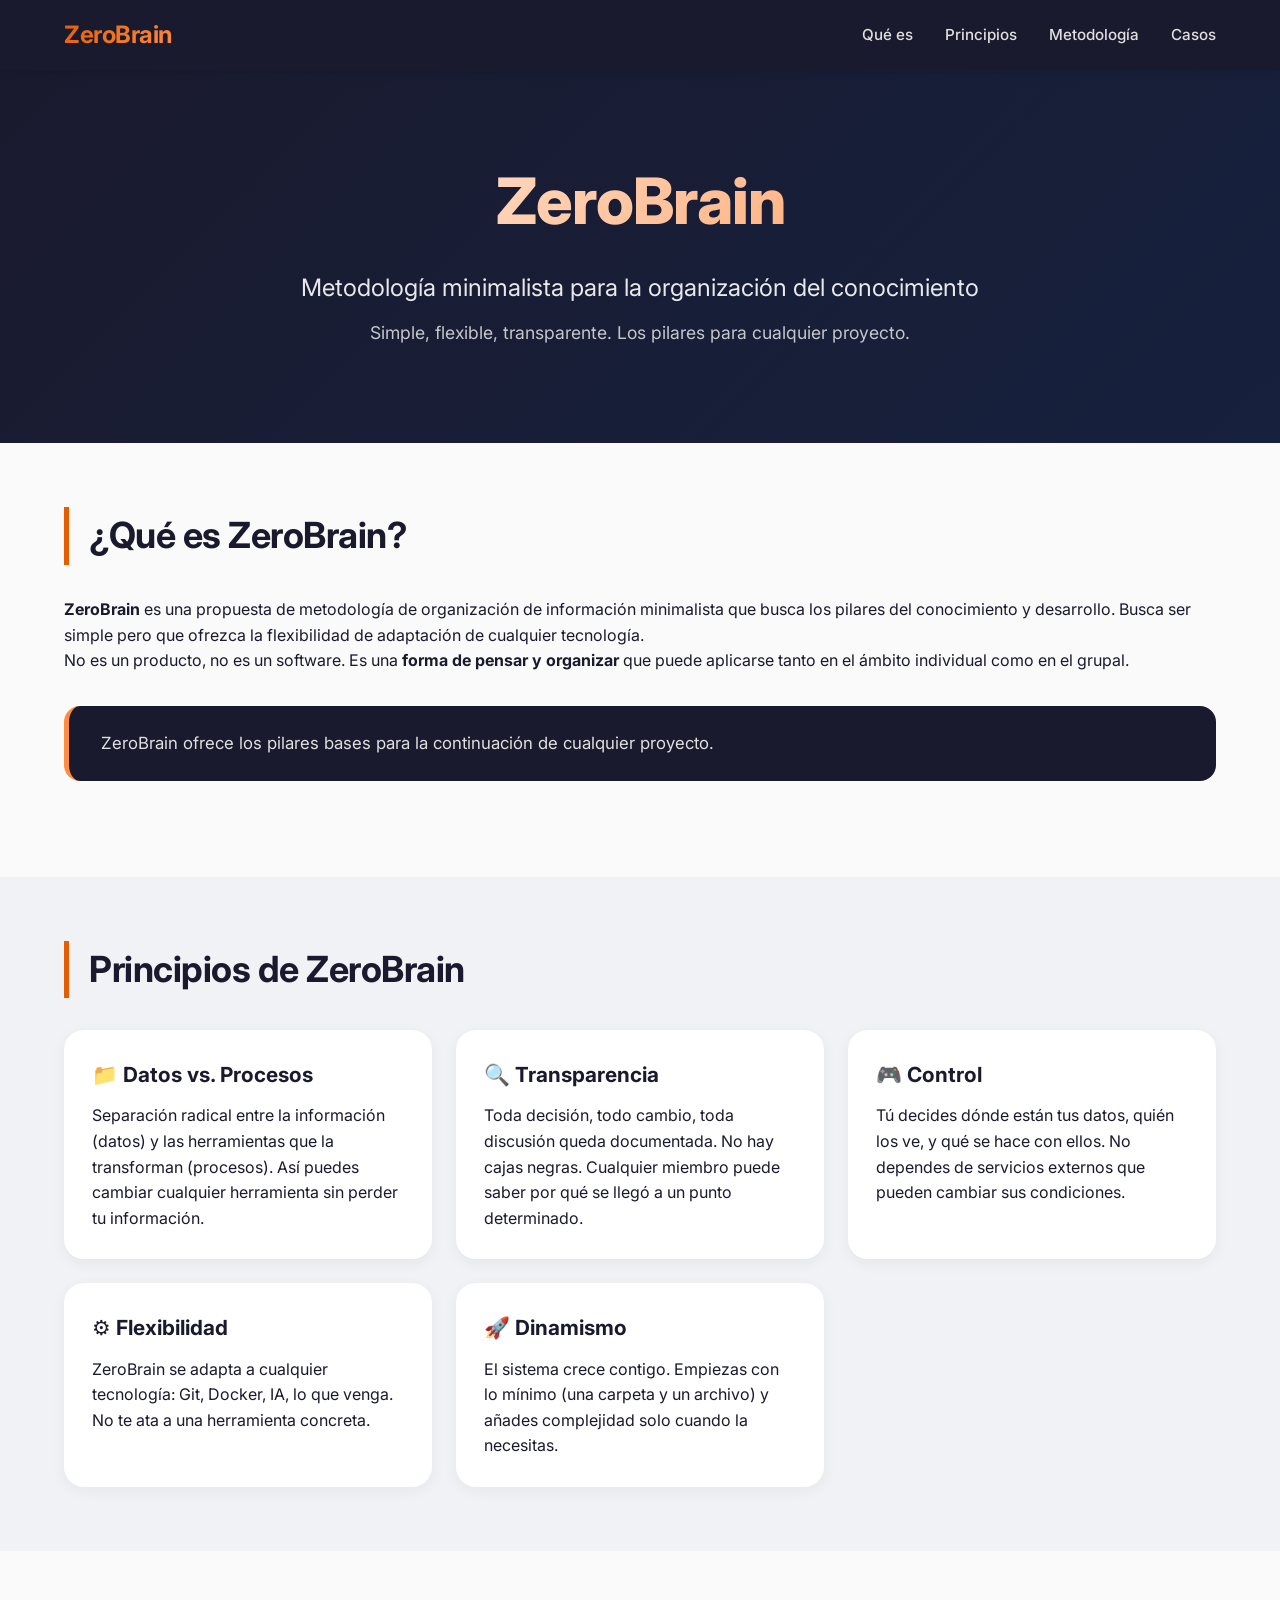
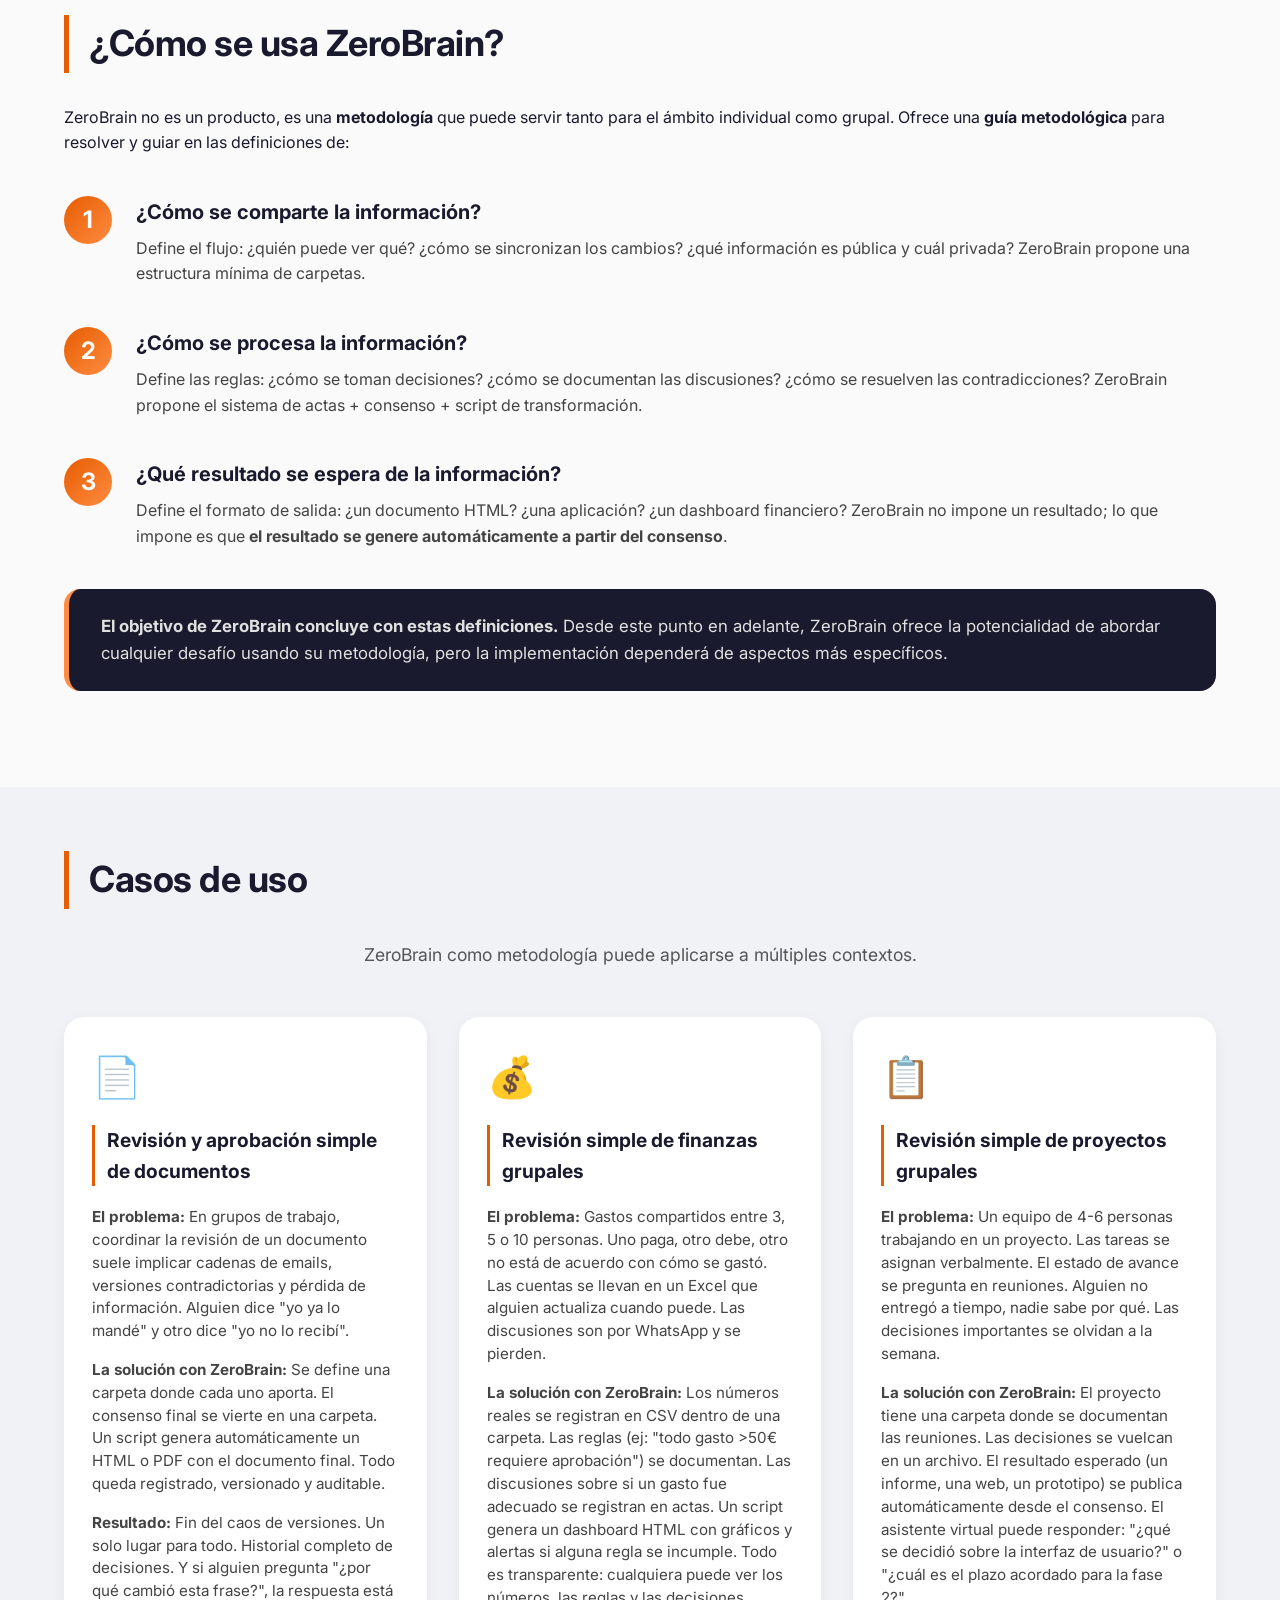
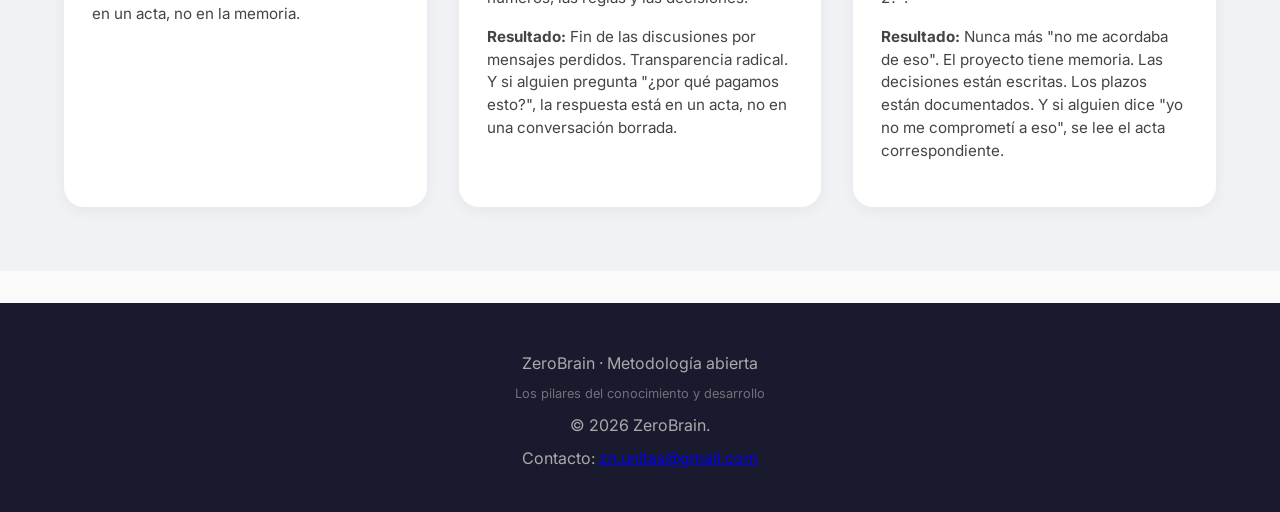
<file: index.html>
<!DOCTYPE html>
<html lang="es">
<head>
    <meta charset="UTF-8">
    <meta name="viewport" content="width=device-width, initial-scale=1.0">
    <title>ZeroBrain · Metodología de organización</title>
    <link rel="stylesheet" href="css/style.css">
    <link href="https://fonts.googleapis.com/css2?family=Inter:ital,wght@0,300;0,400;0,500;0,600;0,700;1,400&display=swap" rel="stylesheet">
</head>
<body>
    <nav class="navbar">
        <div class="container">
            <span class="logo">ZeroBrain</span>
            <div class="nav-links">
                <a href="#que-es">Qué es</a>
                <a href="#principios">Principios</a>
                <a href="#metodologia">Metodología</a>
                <a href="#casos">Casos</a>
            </div>
        </div>
    </nav>
    <header class="hero">
        <div class="container">
            <h1>ZeroBrain</h1>
            <p class="subtitle">Metodología minimalista para la organización del conocimiento</p>
            <p class="description">Simple, flexible, transparente. Los pilares para cualquier proyecto.</p>
        </div>
    </header>
    <main>
        <!-- Sección: Qué es ZeroBrain -->
        <section id="que-es" class="section">
            <div class="container">
                <h2>¿Qué es ZeroBrain?</h2>
                <p><strong>ZeroBrain</strong> es una propuesta de metodología de organización de información minimalista que busca los pilares del conocimiento y desarrollo. Busca ser simple pero que ofrezca la flexibilidad de adaptación de cualquier tecnología.</p>
                <p>No es un producto, no es un software. Es una <strong>forma de pensar y organizar</strong> que puede aplicarse tanto en el ámbito individual como en el grupal.</p>
                <div class="highlight">
                    <p>ZeroBrain ofrece los pilares bases para la continuación de cualquier proyecto.</p>
                </div>
            </div>
        </section>

        <!-- Sección: Principios -->
        <section id="principios" class="section bg-light">
            <div class="container">
                <h2>Principios de ZeroBrain</h2>
                <div class="grid-principios">
                    <div class="card">
                        <h3>📁 Datos vs. Procesos</h3>
                        <p>Separación radical entre la información (datos) y las herramientas que la transforman (procesos). Así puedes cambiar cualquier herramienta sin perder tu información.</p>
                    </div>
                    <div class="card">
                        <h3>🔍 Transparencia</h3>
                        <p>Toda decisión, todo cambio, toda discusión queda documentada. No hay cajas negras. Cualquier miembro puede saber por qué se llegó a un punto determinado.</p>
                    </div>
                    <div class="card">
                        <h3>🎮 Control</h3>
                        <p>Tú decides dónde están tus datos, quién los ve, y qué se hace con ellos. No dependes de servicios externos que pueden cambiar sus condiciones.</p>
                    </div>
                    <div class="card">
                        <h3>⚙️ Flexibilidad</h3>
                        <p>ZeroBrain se adapta a cualquier tecnología: Git, Docker, IA, lo que venga. No te ata a una herramienta concreta.</p>
                    </div>
                    <div class="card">
                        <h3>🚀 Dinamismo</h3>
                        <p>El sistema crece contigo. Empiezas con lo mínimo (una carpeta y un archivo) y añades complejidad solo cuando la necesitas.</p>
                    </div>
                </div>
            </div>
        </section>

        <!-- Sección: Metodología -->
        <section id="metodologia" class="section">
            <div class="container">
                <h2>¿Cómo se usa ZeroBrain?</h2>
                <p>ZeroBrain no es un producto, es una <strong>metodología</strong> que puede servir tanto para el ámbito individual como grupal. Ofrece una <strong>guía metodológica</strong> para resolver y guiar en las definiciones de:</p>
                
                <div class="pasos">
                    <div class="paso">
                        <div class="paso-numero">1</div>
                        <div class="paso-contenido">
                            <h3>¿Cómo se comparte la información?</h3>
                            <p>Define el flujo: ¿quién puede ver qué? ¿cómo se sincronizan los cambios? ¿qué información es pública y cuál privada? ZeroBrain propone una estructura mínima de carpetas.</p>
                        </div>
                    </div>
                    <div class="paso">
                        <div class="paso-numero">2</div>
                        <div class="paso-contenido">
                            <h3>¿Cómo se procesa la información?</h3>
                            <p>Define las reglas: ¿cómo se toman decisiones? ¿cómo se documentan las discusiones? ¿cómo se resuelven las contradicciones? ZeroBrain propone el sistema de actas + consenso + script de transformación.</p>
                        </div>
                    </div>
                    <div class="paso">
                        <div class="paso-numero">3</div>
                        <div class="paso-contenido">
                            <h3>¿Qué resultado se espera de la información?</h3>
                            <p>Define el formato de salida: ¿un documento HTML? ¿una aplicación? ¿un dashboard financiero? ZeroBrain no impone un resultado; lo que impone es que <strong>el resultado se genere automáticamente a partir del consenso</strong>.</p>
                        </div>
                    </div>
                </div>

                <div class="highlight">
                    <p><strong>El objetivo de ZeroBrain concluye con estas definiciones.</strong> Desde este punto en adelante, ZeroBrain ofrece la potencialidad de abordar cualquier desafío usando su metodología, pero la implementación dependerá de aspectos más específicos. 
                </div>
            </div>
        </section>

        <!-- Sección: Casos de uso (ampliada) -->
        <section id="casos" class="section bg-light">
            <div class="container">
                <h2>Casos de uso</h2>
                <p class="section-subtitle">ZeroBrain como metodología puede aplicarse a múltiples contextos.</p>
                
                <div class="grid-casos">
                    <div class="card-caso">
                        <span class="caso-icon">📄</span>
                        <h3>Revisión y aprobación simple de documentos</h3>
                        <p><strong>El problema:</strong> En grupos de trabajo, coordinar la revisión de un documento suele implicar cadenas de emails, versiones contradictorias y pérdida de información. Alguien dice "yo ya lo mandé" y otro dice "yo no lo recibí".</p>
                        <p><strong>La solución con ZeroBrain:</strong> Se define una carpeta  donde cada uno aporta. El consenso final se vierte en una carpeta. Un script genera automáticamente un HTML o PDF con el documento final. Todo queda registrado, versionado y auditable.</p>
                        <p><strong>Resultado:</strong> Fin del caos de versiones. Un solo lugar para todo. Historial completo de decisiones. Y si alguien pregunta "¿por qué cambió esta frase?", la respuesta está en un acta, no en la memoria.</p>
                    </div>
                    
                    <div class="card-caso">
                        <span class="caso-icon">💰</span>
                        <h3>Revisión simple de finanzas grupales</h3>
                        <p><strong>El problema:</strong> Gastos compartidos entre 3, 5 o 10 personas. Uno paga, otro debe, otro no está de acuerdo con cómo se gastó. Las cuentas se llevan en un Excel que alguien actualiza cuando puede. Las discusiones son por WhatsApp y se pierden.</p>
                        <p><strong>La solución con ZeroBrain:</strong> Los números reales se registran en CSV dentro de  una carpeta. Las reglas (ej: "todo gasto >50€ requiere aprobación") se documentan. Las discusiones sobre si un gasto fue adecuado se registran en actas. Un script genera un dashboard HTML con gráficos y alertas si alguna regla se incumple. Todo es transparente: cualquiera puede ver los números, las reglas y las decisiones.</p>
                        <p><strong>Resultado:</strong> Fin de las discusiones por mensajes perdidos. Transparencia radical. Y si alguien pregunta "¿por qué pagamos esto?", la respuesta está en un acta, no en una conversación borrada.</p>
                    </div>
                    
                    <div class="card-caso">
                        <span class="caso-icon">📋</span>
                        <h3>Revisión simple de proyectos grupales</h3>
                        <p><strong>El problema:</strong> Un equipo de 4-6 personas trabajando en un proyecto. Las tareas se asignan verbalmente. El estado de avance se pregunta en reuniones. Alguien no entregó a tiempo, nadie sabe por qué. Las decisiones importantes se olvidan a la semana.</p>
                        <p><strong>La solución con ZeroBrain:</strong> El proyecto tiene una carpeta donde se documentan las reuniones. Las decisiones se vuelcan en un archivo. El resultado esperado (un informe, una web, un prototipo) se publica automáticamente desde el consenso. El asistente virtual puede responder: "¿qué se decidió sobre la interfaz de usuario?" o "¿cuál es el plazo acordado para la fase 2?".</p>
                        <p><strong>Resultado:</strong> Nunca más "no me acordaba de eso". El proyecto tiene memoria. Las decisiones están escritas. Los plazos están documentados. Y si alguien dice "yo no me comprometí a eso", se lee el acta correspondiente.</p>
                    </div>
                </div>
            </div>
        </section>

 
    </main>

    <footer class="footer">
        <div class="container">
            <p>ZeroBrain · Metodología abierta</p>
            <p class="small">Los pilares del conocimiento y desarrollo</p>
        </div>
        <div class="container">
 <p>&copy; 2026 ZeroBrain.</p>
    <p>Contacto: <a href="mailto:zn.unitas@gmail.com">zn.unitas@gmail.com</a></p>        </div>


    </footer>
</body>
</html>
</file>
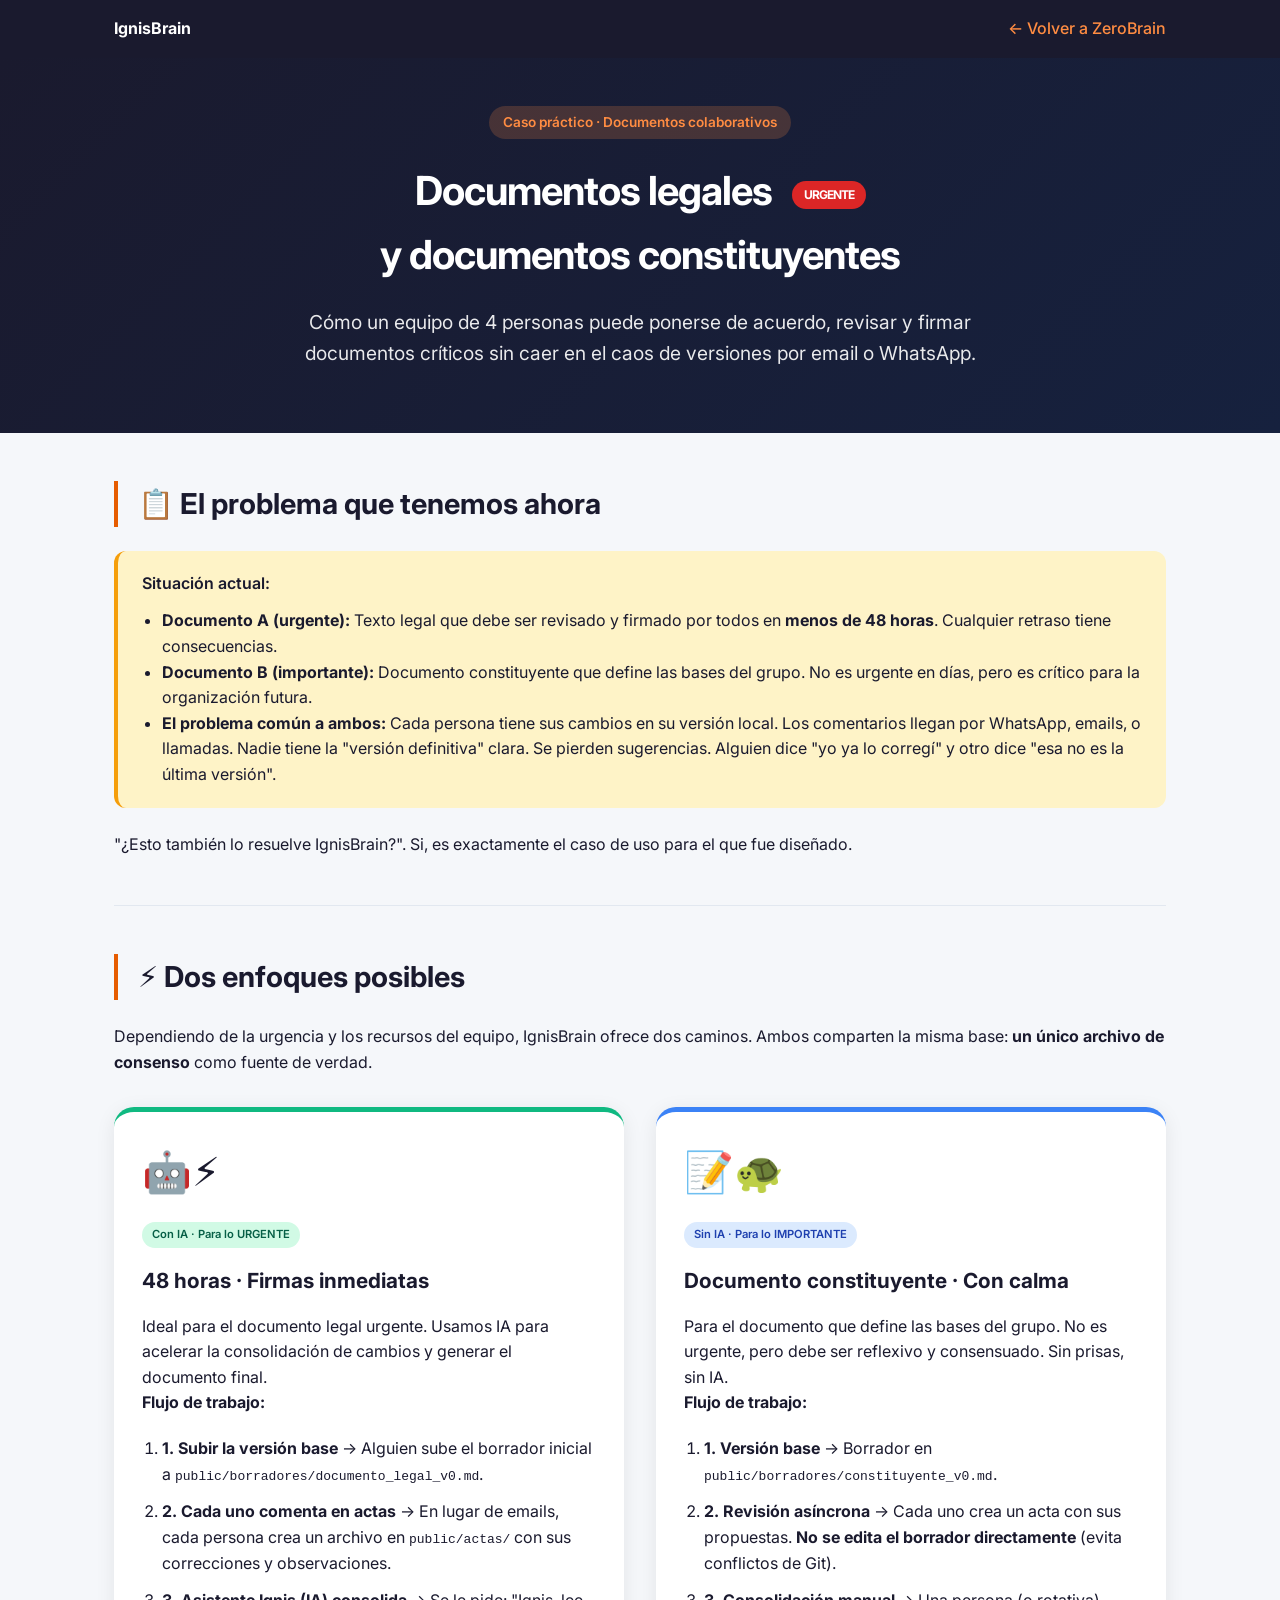
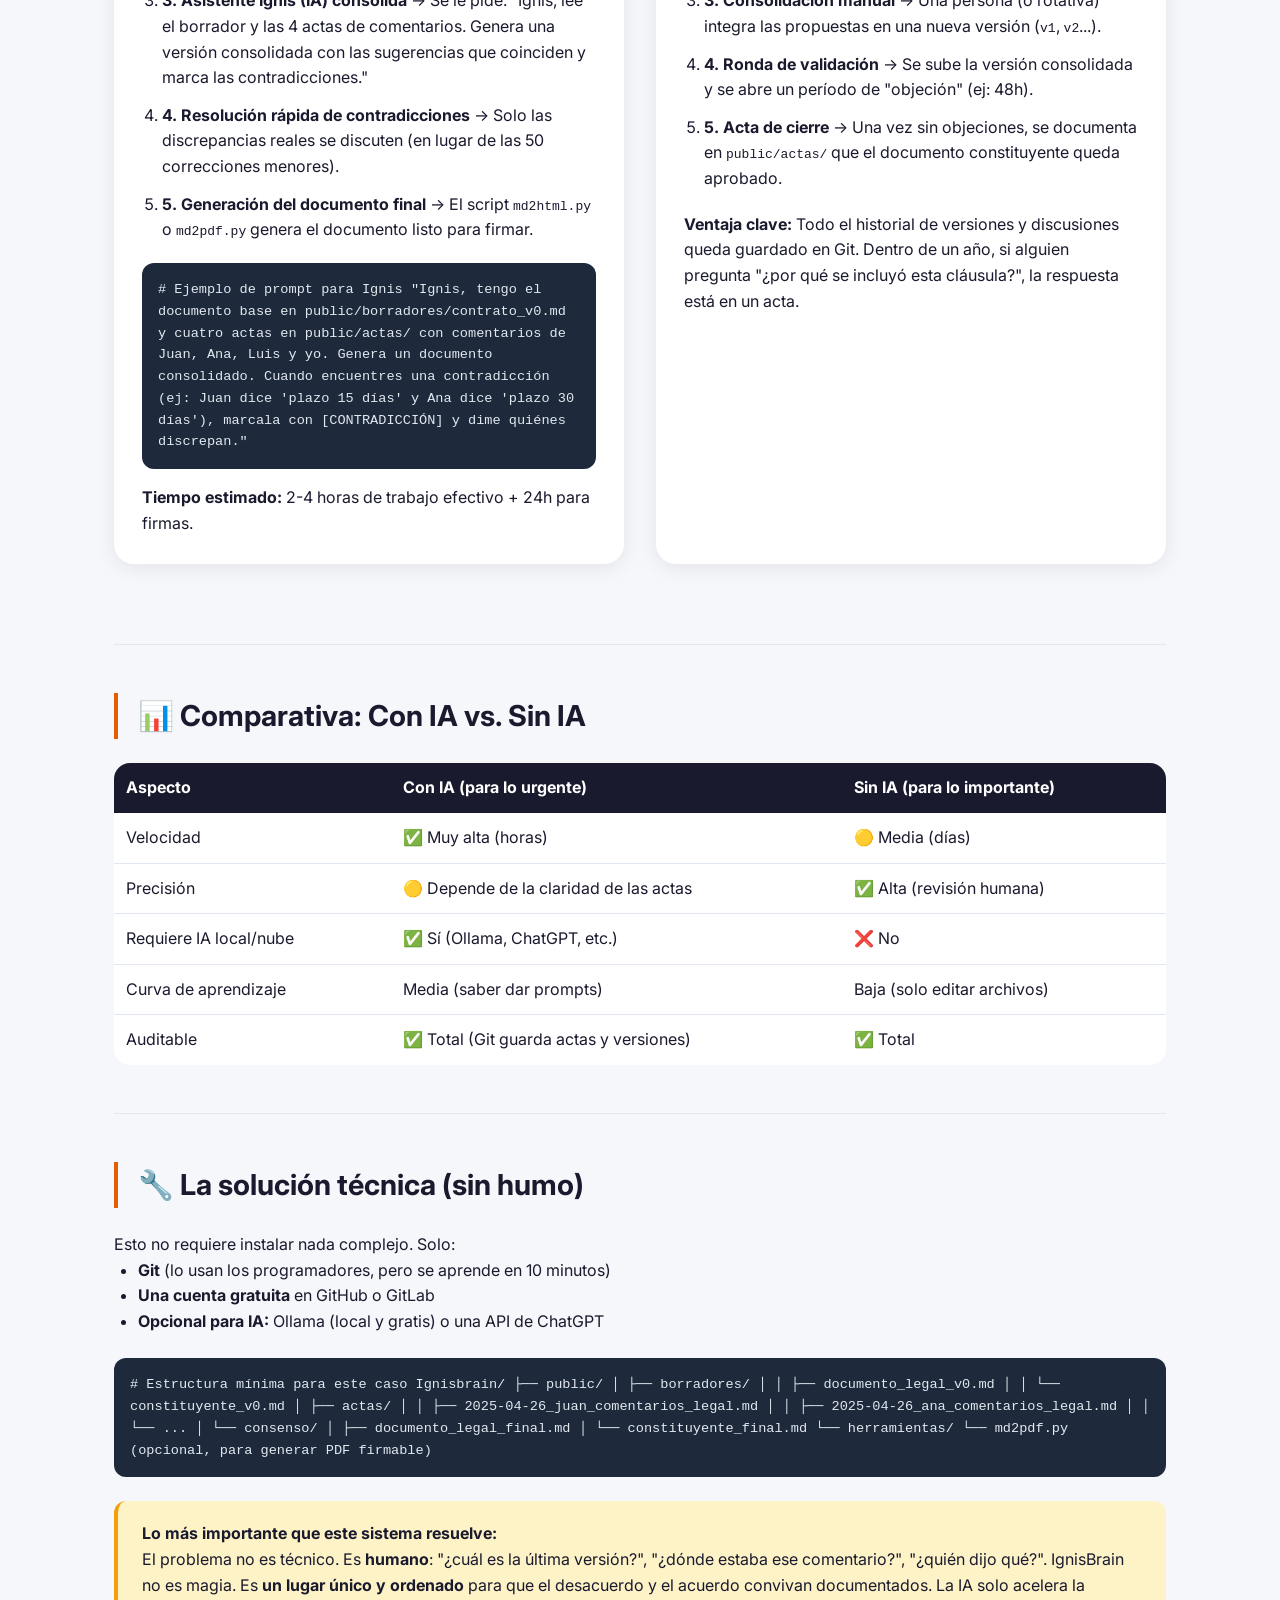
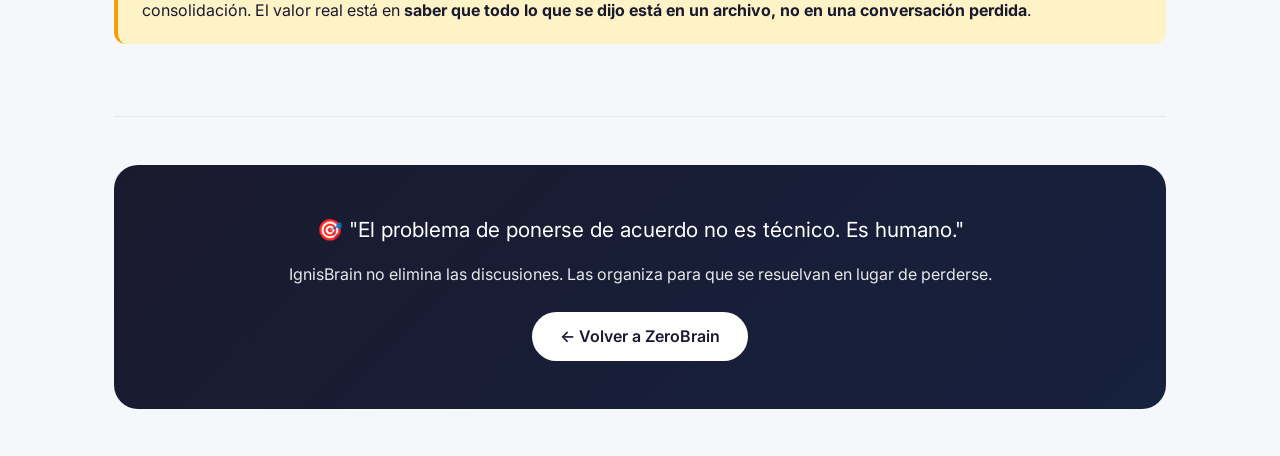
<file: caso-documentos-legales.html>
<!DOCTYPE html>
<html lang="es">
<head>
    <meta charset="UTF-8">
    <meta name="viewport" content="width=device-width, initial-scale=1.0">
    <title>IgnisBrain · Acuerdo de Documentos</title>
    <link href="https://fonts.googleapis.com/css2?family=Inter:ital,wght@0,300;0,400;0,500;0,600;0,700;1,400&display=swap" rel="stylesheet">
    <style>
        * {
            margin: 0;
            padding: 0;
            box-sizing: border-box;
        }

        body {
            font-family: 'Inter', system-ui, sans-serif;
            line-height: 1.6;
            color: #1a1a2e;
            background: #f5f7fa;
        }

        .container {
            max-width: 1100px;
            margin: 0 auto;
            padding: 0 24px;
        }

        /* Header con volver */
        .header-bar {
            background: #1a1a2e;
            padding: 16px 0;
            position: sticky;
            top: 0;
            z-index: 100;
        }

        .header-bar .container {
            display: flex;
            justify-content: space-between;
            align-items: center;
        }

        .back-link {
            color: #ff8c42;
            text-decoration: none;
            font-weight: 500;
            display: inline-flex;
            align-items: center;
            gap: 8px;
        }

        .back-link:hover {
            color: #e65c00;
        }

        .logo-small {
            font-weight: 700;
            color: white;
        }

        /* Hero */
        .hero-case {
            background: linear-gradient(135deg, #1a1a2e 0%, #16213e 100%);
            color: white;
            padding: 48px 0 64px;
            text-align: center;
        }

        .hero-case h1 {
            font-size: 2.5rem;
            margin-bottom: 16px;
            letter-spacing: -1px;
        }

        .hero-case .tag {
            display: inline-block;
            background: rgba(255,140,66,0.2);
            color: #ff8c42;
            padding: 6px 14px;
            border-radius: 30px;
            font-size: 0.85rem;
            font-weight: 600;
            margin-bottom: 20px;
        }

        .urgency-badge {
            display: inline-block;
            background: #dc2626;
            color: white;
            padding: 4px 12px;
            border-radius: 20px;
            font-size: 0.75rem;
            font-weight: 700;
            margin-left: 12px;
            vertical-align: middle;
        }

        /* Secciones */
        .section {
            padding: 48px 0;
            border-bottom: 1px solid #e2e8f0;
        }

        .section:last-child {
            border-bottom: none;
        }

        .section h2 {
            font-size: 1.8rem;
            margin-bottom: 24px;
            color: #1a1a2e;
            border-left: 4px solid #e65c00;
            padding-left: 20px;
        }

        .section h3 {
            font-size: 1.3rem;
            margin: 24px 0 16px;
            color: #1a1a2e;
        }

        /* Tarjetas de solución */
        .solutions-grid {
            display: grid;
            grid-template-columns: 1fr 1fr;
            gap: 32px;
            margin: 32px 0;
        }

        .solution-card {
            background: white;
            border-radius: 20px;
            padding: 28px;
            box-shadow: 0 4px 20px rgba(0,0,0,0.08);
            transition: transform 0.2s;
        }

        .solution-card:hover {
            transform: translateY(-4px);
        }

        .solution-card.ai {
            border-top: 5px solid #10b981;
        }

        .solution-card.no-ai {
            border-top: 5px solid #3b82f6;
        }

        .solution-icon {
            font-size: 2.5rem;
            margin-bottom: 16px;
        }

        .solution-card h3 {
            margin-top: 0;
            margin-bottom: 16px;
        }

        .solution-card .badge {
            display: inline-block;
            padding: 4px 10px;
            border-radius: 20px;
            font-size: 0.7rem;
            font-weight: 600;
            margin-bottom: 16px;
        }

        .badge.ai {
            background: #d1fae5;
            color: #065f46;
        }

        .badge.no-ai {
            background: #dbeafe;
            color: #1e40af;
        }

        .step-list {
            margin: 20px 0;
            padding-left: 20px;
        }

        .step-list li {
            margin-bottom: 12px;
        }

        .code-block {
            background: #1e293b;
            color: #e2e8f0;
            padding: 16px;
            border-radius: 12px;
            font-family: monospace;
            font-size: 0.85rem;
            overflow-x: auto;
            margin: 16px 0;
        }

        .highlight-box {
            background: #fef3c7;
            border-left: 4px solid #f59e0b;
            padding: 20px 24px;
            border-radius: 12px;
            margin: 24px 0;
        }

        .btn-link {
            display: inline-block;
            background: linear-gradient(135deg, #e65c00 0%, #ff8c42 100%);
            color: white;
            padding: 12px 24px;
            border-radius: 40px;
            text-decoration: none;
            font-weight: 600;
            margin-top: 16px;
            transition: transform 0.2s;
        }

        .btn-link:hover {
            transform: scale(1.02);
        }

        .footer-note {
            background: #e2e8f0;
            border-radius: 16px;
            padding: 24px;
            text-align: center;
            margin: 32px 0;
        }

        @media (max-width: 768px) {
            .solutions-grid {
                grid-template-columns: 1fr;
            }
            .hero-case h1 {
                font-size: 1.8rem;
            }
        }
    </style>
</head>
<body>
    <div class="header-bar">
        <div class="container">
            <span class="logo-small">IgnisBrain</span>
            <a href="index.html" class="back-link">← Volver a ZeroBrain</a>
        </div>
    </div>

    <div class="hero-case">
        <div class="container">
            <span class="tag">Caso práctico · Documentos colaborativos</span>
            <h1>Documentos legales <span class="urgency-badge">URGENTE</span><br>y documentos constituyentes</h1>
            <p style="font-size: 1.2rem; opacity: 0.9; max-width: 700px; margin: 20px auto 0;">Cómo un equipo de 4 personas puede ponerse de acuerdo, revisar y firmar documentos críticos sin caer en el caos de versiones por email o WhatsApp.</p>
        </div>
    </div>

    <main class="container">
        <!-- El problema real -->
        <section class="section">
            <h2>📋 El problema que tenemos ahora</h2>
            <div class="highlight-box">
                <p style="font-weight: 600; margin-bottom: 12px;">Situación actual:</p>
                <ul style="margin-left: 20px;">
                    <li><strong>Documento A (urgente):</strong> Texto legal que debe ser revisado y firmado por todos en <strong>menos de 48 horas</strong>. Cualquier retraso tiene consecuencias.</li>
                    <li><strong>Documento B (importante):</strong> Documento constituyente que define las bases del grupo. No es urgente en días, pero es crítico para la organización futura.</li>
                    <li><strong>El problema común a ambos:</strong> Cada persona tiene sus cambios en su versión local. Los comentarios llegan por WhatsApp, emails, o llamadas. Nadie tiene la "versión definitiva" clara. Se pierden sugerencias. Alguien dice "yo ya lo corregí" y otro dice "esa no es la última versión".</li>
                </ul>
            </div>
            <p><strong></strong> "¿Esto también lo resuelve IgnisBrain?". Si, es exactamente el caso de uso para el que fue diseñado.</p>
        </section>

        <!-- Dos enfoques -->
        <section class="section">
            <h2>⚡ Dos enfoques posibles</h2>
            <p>Dependiendo de la urgencia y los recursos del equipo, IgnisBrain ofrece dos caminos. Ambos comparten la misma base: <strong>un único archivo de consenso</strong> como fuente de verdad.</p>
            
            <div class="solutions-grid">
                <!-- Enfoque con IA (rápido, para lo urgente) -->
                <div class="solution-card ai">
                    <div class="solution-icon">🤖⚡</div>
                    <span class="badge ai">Con IA · Para lo URGENTE</span>
                    <h3>48 horas · Firmas inmediatas</h3>
                    <p>Ideal para el documento legal urgente. Usamos IA para acelerar la consolidación de cambios y generar el documento final.</p>
                    
                    <p><strong>Flujo de trabajo:</strong></p>
                    <ol class="step-list">
                        <li><strong>1. Subir la versión base</strong> → Alguien sube el borrador inicial a <code>public/borradores/documento_legal_v0.md</code>.</li>
                        <li><strong>2. Cada uno comenta en actas</strong> → En lugar de emails, cada persona crea un archivo en <code>public/actas/</code> con sus correcciones y observaciones.</li>
                        <li><strong>3. Asistente Ignis (IA) consolida</strong> → Se le pide: "Ignis, lee el borrador y las 4 actas de comentarios. Genera una versión consolidada con las sugerencias que coinciden y marca las contradicciones."</li>
                        <li><strong>4. Resolución rápida de contradicciones</strong> → Solo las discrepancias reales se discuten (en lugar de las 50 correcciones menores).</li>
                        <li><strong>5. Generación del documento final</strong> → El script <code>md2html.py</code> o <code>md2pdf.py</code> genera el documento listo para firmar.</li>
                    </ol>
                    
                    <div class="code-block">
                        # Ejemplo de prompt para Ignis
                        "Ignis, tengo el documento base en public/borradores/contrato_v0.md 
                        y cuatro actas en public/actas/ con comentarios de Juan, Ana, Luis y yo.
                        Genera un documento consolidado. Cuando encuentres una contradicción 
                        (ej: Juan dice 'plazo 15 días' y Ana dice 'plazo 30 días'), 
                        marcala con [CONTRADICCIÓN] y dime quiénes discrepan."
                    </div>
                    
                    <p><strong>Tiempo estimado:</strong> 2-4 horas de trabajo efectivo + 24h para firmas.</p>
                </div>

                <!-- Enfoque sin IA (metódico, para lo importante) -->
                <div class="solution-card no-ai">
                    <div class="solution-icon">📝🐢</div>
                    <span class="badge no-ai">Sin IA · Para lo IMPORTANTE</span>
                    <h3>Documento constituyente · Con calma</h3>
                    <p>Para el documento que define las bases del grupo. No es urgente, pero debe ser reflexivo y consensuado. Sin prisas, sin IA.</p>
                    
                    <p><strong>Flujo de trabajo:</strong></p>
                    <ol class="step-list">
                        <li><strong>1. Versión base</strong> → Borrador en <code>public/borradores/constituyente_v0.md</code>.</li>
                        <li><strong>2. Revisión asíncrona</strong> → Cada uno crea un acta con sus propuestas. <strong>No se edita el borrador directamente</strong> (evita conflictos de Git).</li>
                        <li><strong>3. Consolidación manual</strong> → Una persona (o rotativa) integra las propuestas en una nueva versión (<code>v1</code>, <code>v2</code>...).</li>
                        <li><strong>4. Ronda de validación</strong> → Se sube la versión consolidada y se abre un período de "objeción" (ej: 48h).</li>
                        <li><strong>5. Acta de cierre</strong> → Una vez sin objeciones, se documenta en <code>public/actas/</code> que el documento constituyente queda aprobado.</li>
                    </ol>
                    
                    <p><strong>Ventaja clave:</strong> Todo el historial de versiones y discusiones queda guardado en Git. Dentro de un año, si alguien pregunta "¿por qué se incluyó esta cláusula?", la respuesta está en un acta.</p>
                </div>
            </div>
        </section>

        <!-- Comparativa rápida -->
        <section class="section">
            <h2>📊 Comparativa: Con IA vs. Sin IA</h2>
            <div style="overflow-x: auto;">
                <table style="width: 100%; border-collapse: collapse; background: white; border-radius: 16px; overflow: hidden;">
                    <thead style="background: #1a1a2e; color: white;">
                        <tr><th style="padding: 12px; text-align: left;">Aspecto</th><th style="padding: 12px; text-align: left;">Con IA (para lo urgente)</th><th style="padding: 12px; text-align: left;">Sin IA (para lo importante)</th></tr>
                    </thead>
                    <tbody>
                        <tr style="border-bottom: 1px solid #e2e8f0;"><td style="padding: 12px;">Velocidad</td><td style="padding: 12px;">✅ Muy alta (horas)</td><td style="padding: 12px;">🟡 Media (días)</td></tr>
                        <tr style="border-bottom: 1px solid #e2e8f0;"><td style="padding: 12px;">Precisión</td><td style="padding: 12px;">🟡 Depende de la claridad de las actas</td><td style="padding: 12px;">✅ Alta (revisión humana)</td></tr>
                        <tr style="border-bottom: 1px solid #e2e8f0;"><td style="padding: 12px;">Requiere IA local/nube</td><td style="padding: 12px;">✅ Sí (Ollama, ChatGPT, etc.)</td><td style="padding: 12px;">❌ No</td></tr>
                        <tr style="border-bottom: 1px solid #e2e8f0;"><td style="padding: 12px;">Curva de aprendizaje</td><td style="padding: 12px;">Media (saber dar prompts)</td><td style="padding: 12px;">Baja (solo editar archivos)</td></tr>
                        <tr><td style="padding: 12px;">Auditable</td><td style="padding: 12px;">✅ Total (Git guarda actas y versiones)</td><td style="padding: 12px;">✅ Total</td></tr>
                    </tbody>
                </table>
            </div>
        </section>

        <!-- La solución técnica mínima (sin humo) -->
        <section class="section">
            <h2>🔧 La solución técnica (sin humo)</h2>
            <p>Esto no requiere instalar nada complejo. Solo:</p>
            <ul style="margin-left: 24px; margin-bottom: 24px;">
                <li><strong>Git</strong> (lo usan los programadores, pero se aprende en 10 minutos)</li>
                <li><strong>Una cuenta gratuita</strong> en GitHub o GitLab</li>
                <li><strong>Opcional para IA:</strong> Ollama (local y gratis) o una API de ChatGPT</li>
            </ul>
            
            <div class="code-block">
                # Estructura mínima para este caso
                Ignisbrain/
                ├── public/
                │   ├── borradores/
                │   │   ├── documento_legal_v0.md
                │   │   └── constituyente_v0.md
                │   ├── actas/
                │   │   ├── 2025-04-26_juan_comentarios_legal.md
                │   │   ├── 2025-04-26_ana_comentarios_legal.md
                │   │   └── ...
                │   └── consenso/
                │       ├── documento_legal_final.md
                │       └── constituyente_final.md
                └── herramientas/
                    └── md2pdf.py  (opcional, para generar PDF firmable)
            </div>
            
            <div class="highlight-box">
                <p><strong>Lo más importante que este sistema resuelve:</strong></p>
                <p>El problema no es técnico. Es <strong>humano</strong>: "¿cuál es la última versión?", "¿dónde estaba ese comentario?", "¿quién dijo qué?". IgnisBrain no es magia. Es <strong>un lugar único y ordenado</strong> para que el desacuerdo y el acuerdo convivan documentados. La IA solo acelera la consolidación. El valor real está en <strong>saber que todo lo que se dijo está en un archivo, no en una conversación perdida</strong>.</p>
            </div>
        </section>

  
        <!-- Cierre -->
        <section class="section" style="text-align: center;">
            <div style="background: linear-gradient(135deg, #1a1a2e 0%, #16213e 100%); border-radius: 24px; padding: 48px 24px; color: white;">
                <p style="font-size: 1.3rem; margin-bottom: 16px;">🎯 "El problema de ponerse de acuerdo no es técnico. Es humano."</p>
                <p style="opacity: 0.9; margin-bottom: 24px;">IgnisBrain no elimina las discusiones. Las organiza para que se resuelvan en lugar de perderse.</p>
                <a href="index.html" style="display: inline-block; background: white; color: #1a1a2e; padding: 12px 28px; border-radius: 40px; text-decoration: none; font-weight: 600;">← Volver a ZeroBrain</a>
            </div>
        </section>
    </main>
</body>
</html>
</file>
<file: css/style.css>
/* Reset y base */
* {
    margin: 0;
    padding: 0;
    box-sizing: border-box;
}

body {
    font-family: 'Inter', system-ui, -apple-system, sans-serif;
    line-height: 1.6;
    color: #1a1a2e;
    background-color: #fafafa;
}

.container {
    max-width: 1200px;
    margin: 0 auto;
    padding: 0 24px;
}

/* Navegación */
.navbar {
    background-color: #1a1a2e;
    color: white;
    position: sticky;
    top: 0;
    z-index: 100;
    box-shadow: 0 2px 10px rgba(0,0,0,0.1);
}

.navbar .container {
    display: flex;
    justify-content: space-between;
    align-items: center;
    padding: 16px 24px;
}

.logo {
    font-size: 1.5rem;
    font-weight: 700;
    letter-spacing: -0.5px;
    background: linear-gradient(135deg, #e65c00 0%, #ff8c42 100%);
    -webkit-background-clip: text;
    background-clip: text;
    color: transparent;
}

.nav-links a {
    color: #e0e0e0;
    text-decoration: none;
    margin-left: 28px;
    font-size: 0.95rem;
    font-weight: 500;
    transition: color 0.2s;
}

.nav-links a:hover {
    color: #ff8c42;
}

/* Hero */
.hero {
    background: linear-gradient(135deg, #1a1a2e 0%, #16213e 100%);
    color: white;
    padding: 80px 0 96px;
    text-align: center;
}

.hero h1 {
    font-size: 4rem;
    font-weight: 800;
    letter-spacing: -1px;
    margin-bottom: 16px;
    background: linear-gradient(135deg, #fff 0%, #ff8c42 100%);
    -webkit-background-clip: text;
    background-clip: text;
    color: transparent;
}

.subtitle {
    font-size: 1.5rem;
    font-weight: 400;
    opacity: 0.9;
    margin-bottom: 12px;
}

.description {
    font-size: 1.1rem;
    opacity: 0.75;
}

/* Secciones */
.section {
    padding: 64px 0;
}

.section.bg-light {
    background-color: #f0f2f5;
}

.section h2 {
    font-size: 2.25rem;
    font-weight: 700;
    margin-bottom: 32px;
    letter-spacing: -0.5px;
    color: #1a1a2e;
    border-left: 5px solid #e65c00;
    padding-left: 20px;
}

.section-subtitle {
    text-align: center;
    margin-bottom: 48px;
    font-size: 1.1rem;
    color: #555;
    max-width: 700px;
    margin-left: auto;
    margin-right: auto;
}

/* Highlight */
.highlight {
    background-color: #1a1a2e;
    color: #e0e0e0;
    padding: 24px 32px;
    border-radius: 16px;
    margin: 32px 0;
    border-left: 5px solid #ff8c42;
}

.highlight p {
    margin-bottom: 0;
    font-size: 1.05rem;
}

.highlight-ignis {
    background: linear-gradient(135deg, #1a1a2e 0%, #16213e 100%);
    color: white;
    padding: 32px 40px;
    border-radius: 20px;
    margin-bottom: 48px;
    text-align: center;
}

/* Grid de principios */
.grid-principios {
    display: grid;
    grid-template-columns: repeat(auto-fit, minmax(280px, 1fr));
    gap: 24px;
    margin-top: 16px;
}

.card {
    background: white;
    padding: 28px;
    border-radius: 20px;
    box-shadow: 0 4px 15px rgba(0,0,0,0.05);
    transition: transform 0.2s, box-shadow 0.2s;
}

.card:hover {
    transform: translateY(-4px);
    box-shadow: 0 12px 25px rgba(0,0,0,0.1);
}

.card h3 {
    font-size: 1.3rem;
    margin-bottom: 12px;
    color: #1a1a2e;
}

/* Pasos metodológicos */
.pasos {
    margin: 40px 0;
}

.paso {
    display: flex;
    gap: 24px;
    margin-bottom: 40px;
    align-items: flex-start;
}

.paso-numero {
    background: linear-gradient(135deg, #e65c00 0%, #ff8c42 100%);
    color: white;
    width: 48px;
    height: 48px;
    border-radius: 50%;
    display: flex;
align-items: center;
    justify-content: center;
    font-size: 1.5rem;
    font-weight: 700;
    flex-shrink: 0;
}

.paso-contenido h3 {
    font-size: 1.25rem;
    margin-bottom: 8px;
    color: #1a1a2e;
}

.paso-contenido p {
    color: #444;
}

/* Grid de casos */
.grid-casos {
    display: grid;
    grid-template-columns: repeat(auto-fit, minmax(340px, 1fr));
    gap: 32px;
    margin-top: 24px;
}

.card-caso {
    background: white;
    border-radius: 20px;
    padding: 28px;
    box-shadow: 0 4px 15px rgba(0,0,0,0.05);
    transition: all 0.2s;
}

.card-caso:hover {
    transform: translateY(-4px);
    box-shadow: 0 12px 30px rgba(0,0,0,0.1);
}

.caso-icon {
    font-size: 2.5rem;
    display: block;
    margin-bottom: 16px;
}

.card-caso h3 {
    font-size: 1.2rem;
    color: #1a1a2e;
    margin-bottom: 20px;
    border-left: 3px solid #e65c00;
    padding-left: 12px;
}

.card-caso p {
    margin-bottom: 16px;
    color: #444;
    font-size: 0.95rem;
    line-height: 1.5;
}

/* Grid IgnisBrain */
.grid-ignis {
    display: grid;
    grid-template-columns: repeat(auto-fit, minmax(250px, 1fr));
    gap: 24px;
    margin: 40px 0;
}

.ignis-item {
    background: white;
    padding: 24px;
    border-radius: 16px;
    box-shadow: 0 2px 10px rgba(0,0,0,0.05);
    border: 1px solid #eaeaea;
}

.ignis-item h3 {
    margin-bottom: 12px;
    color: #1a1a2e;
}

.callout {
    background: #f0f2f5;
    border-left: 5px solid #e65c00;
    padding: 24px 32px;
    border-radius: 16px;
    margin-top: 32px;
}

.callout p {
    margin-bottom: 0;
    font-style: italic;
    color: #333;
}

/* Footer */
.footer {
    background-color: #1a1a2e;
    color: #aaa;
    text-align: center;
    padding: 48px 0 32px;
    margin-top: 32px;
}

.footer p {
    margin-bottom: 8px;
}

.footer .small {
    font-size: 0.8rem;
    opacity: 0.6;
}

/* Responsive */
@media (max-width: 768px) {
    .hero h1 {
        font-size: 2.5rem;
    }
    
    .subtitle {
        font-size: 1.2rem;
    }
    
    .section h2 {
        font-size: 1.8rem;
    }
    
    .paso {
        flex-direction: column;
        gap: 12px;
    }
    
    .nav-links {
        display: none;
    }
    
    .grid-principios, .grid-casos, .grid-ignis {
        grid-template-columns: 1fr;
    }
}
</file>
